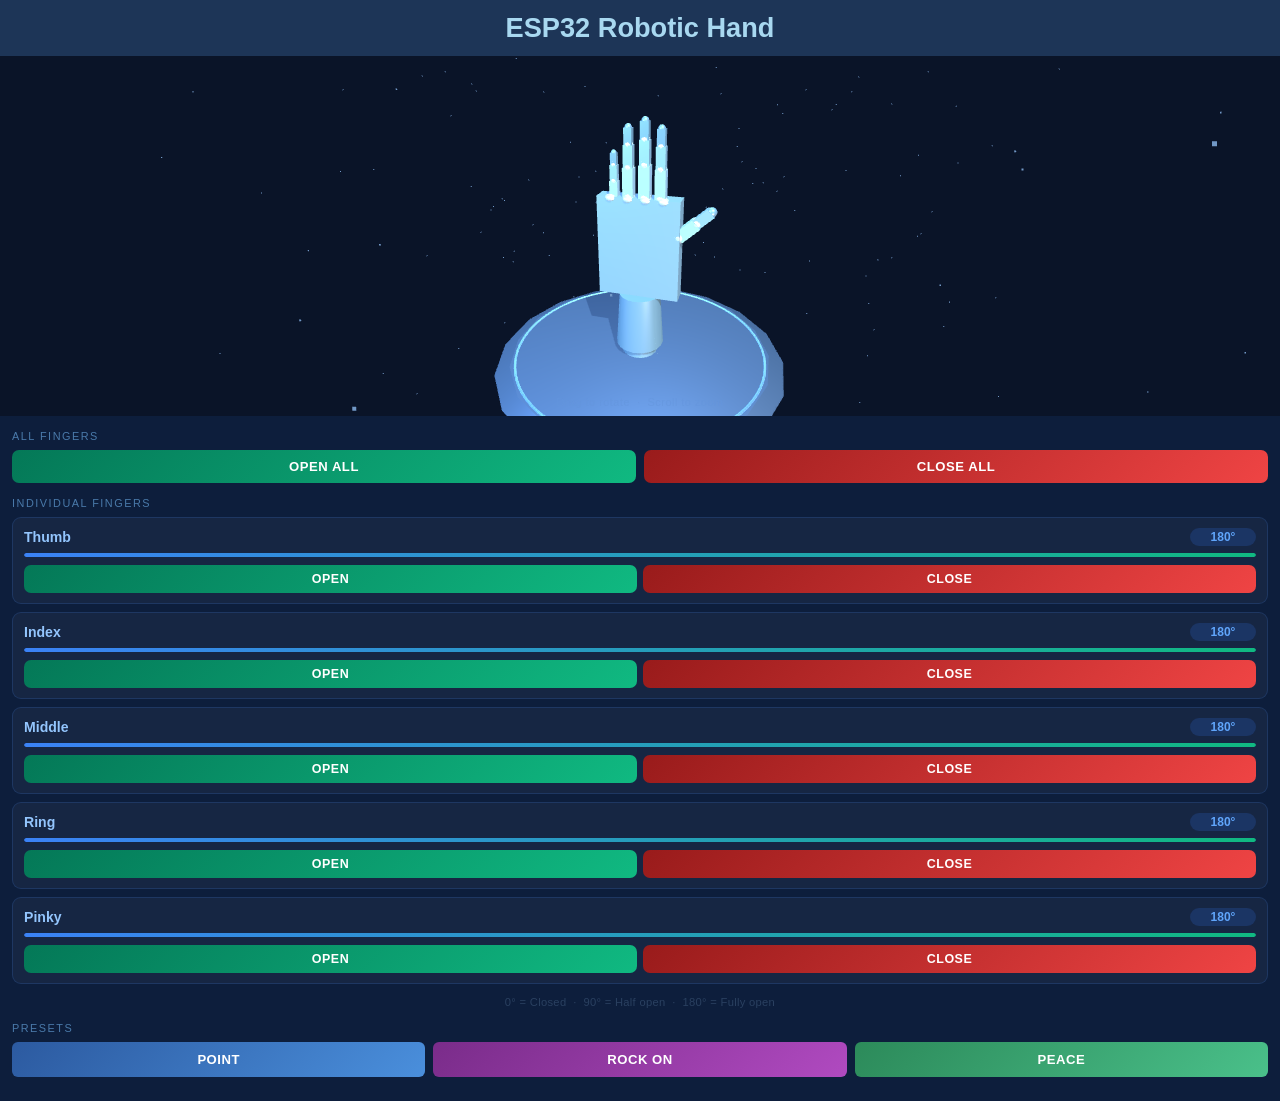
<file: udemy-esp32/main/webpage/index.html>
<!DOCTYPE html>
<html lang="en">
	<head>
		<meta charset="utf-8"/>
		<meta name="viewport" content="width=device-width, initial-scale=1.0, user-scalable=no">
		<meta name="apple-mobile-web-app-capable" content="yes" />
		<script src='jquery-3.3.1.min.js'></script>
		<!-- Three.js from CDN — the connecting device needs internet access for 3D rendering -->
		<script src="three.min.js"></script>
		<link rel="stylesheet" href="app.css">
		<script src="app.js"></script>
		<title>ESP32 Robotic Hand</title>
	</head>
	<body>
	<header>
		<h1>ESP32 Robotic Hand</h1>
	</header>

	<!-- ════════ Hand Control Tab ════════ -->
	<div id="tab-hand">

		<!-- 3-D viewport -->
		<div id="hand-viewport">
			<canvas id="hand-canvas"></canvas>
			<div id="hand-hint">Drag to rotate &nbsp;·&nbsp; Scroll to zoom</div>
		</div>

		<!-- Controls -->
		<div id="hand-controls">
			<div class="hand-section-label">All Fingers</div>
			<div class="hand-global-row">
				<button class="hbtn hbtn-open"  onclick="handOpenAll()">Open All</button>
				<button class="hbtn hbtn-close" onclick="handCloseAll()">Close All</button>
			</div>

			<div class="hand-section-label" style="margin-top:14px;">Individual Fingers</div>
			<div id="hand-finger-cards"></div>

			<div class="hand-legend">0° = Closed &nbsp;·&nbsp; 90° = Half open &nbsp;·&nbsp; 180° = Fully open</div>

			<!-- Presets -->
			<div class="hand-section-label" style="margin-top:14px;">Presets</div>
			<div class="hand-preset-row">
				<button class="hbtn hbtn-preset hbtn-point"  onclick="handPreset('point')">Point</button>
				<button class="hbtn hbtn-preset hbtn-rockon" onclick="handPreset('rockon')">Rock On</button>
				<button class="hbtn hbtn-preset hbtn-peace"  onclick="handPreset('peace')">Peace</button>
			</div>
			</div>
		</div>

	</div>

	</body>
</html>
</file>
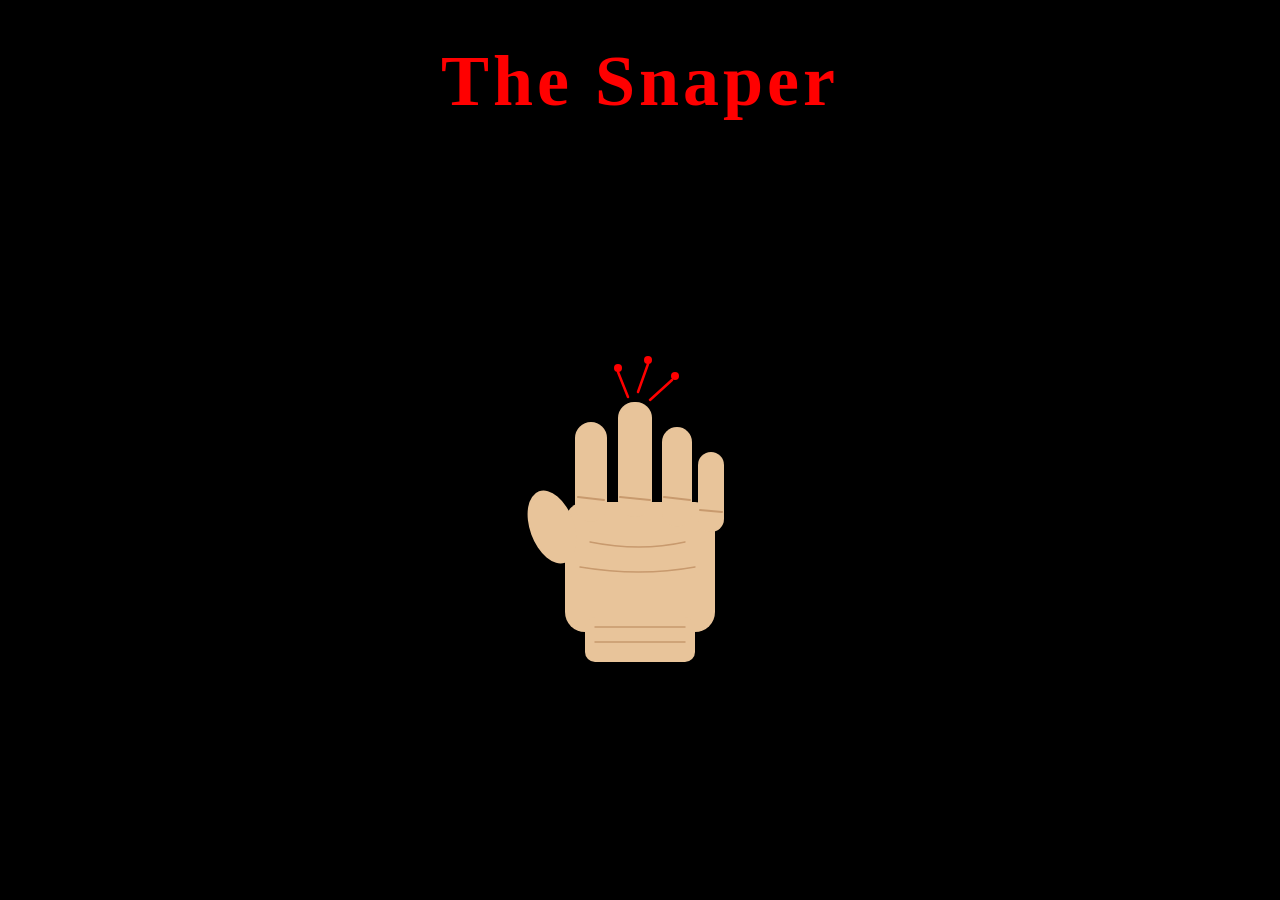
<file: udemy-esp32/main/webpage/snaper.html>
<!DOCTYPE html>
<html lang="en">
<head>
  <meta charset="UTF-8">
  <meta name="viewport" content="width=device-width, initial-scale=1.0">
  <title>The Snaper</title>
  <style>
    * { margin: 0; padding: 0; box-sizing: border-box; }
    body {
      background-color: black;
      height: 100vh;
      display: flex;
      flex-direction: column;
      align-items: center;
    }
    h1 {
      color: red;
      font-size: 72px;
      font-family: Georgia, serif;
      text-align: center;
      padding-top: 40px;
      letter-spacing: 4px;
    }
    .hand-container {
      flex: 1;
      display: flex;
      align-items: center;
      justify-content: center;
    }
  </style>
</head>
<body>
  <h1>The Snaper</h1>
  <div class="hand-container">
    <svg width="260" height="340" viewBox="0 0 260 340" xmlns="http://www.w3.org/2000/svg">
      <!-- Palm -->
      <rect x="55" y="160" width="150" height="130" rx="20" fill="#e8c49a"/>
      <!-- Thumb -->
      <ellipse cx="42" cy="185" rx="22" ry="38" fill="#e8c49a" transform="rotate(-20 42 185)"/>
      <!-- Index finger -->
      <rect x="65" y="80" width="32" height="100" rx="16" fill="#e8c49a"/>
      <!-- Middle finger (snapping - slightly bent/raised) -->
      <rect x="108" y="60" width="34" height="115" rx="16" fill="#e8c49a"/>
      <!-- Ring finger -->
      <rect x="152" y="85" width="30" height="100" rx="15" fill="#e8c49a"/>
      <!-- Pinky -->
      <rect x="188" y="110" width="26" height="80" rx="13" fill="#e8c49a"/>

      <!-- Finger knuckle lines -->
      <line x1="68" y1="155" x2="94" y2="158" stroke="#c89a6e" stroke-width="2" stroke-linecap="round"/>
      <line x1="110" y1="155" x2="140" y2="158" stroke="#c89a6e" stroke-width="2" stroke-linecap="round"/>
      <line x1="154" y1="155" x2="180" y2="158" stroke="#c89a6e" stroke-width="2" stroke-linecap="round"/>
      <line x1="190" y1="168" x2="212" y2="170" stroke="#c89a6e" stroke-width="2" stroke-linecap="round"/>

      <!-- Palm lines -->
      <path d="M 80 200 Q 130 210 175 200" stroke="#c89a6e" stroke-width="1.5" fill="none" stroke-linecap="round"/>
      <path d="M 70 225 Q 130 235 185 225" stroke="#c89a6e" stroke-width="1.5" fill="none" stroke-linecap="round"/>

      <!-- Snap sparkle lines -->
      <line x1="118" y1="55" x2="108" y2="30" stroke="red" stroke-width="2.5" stroke-linecap="round"/>
      <line x1="128" y1="50" x2="138" y2="22" stroke="red" stroke-width="2.5" stroke-linecap="round"/>
      <line x1="140" y1="58" x2="162" y2="38" stroke="red" stroke-width="2.5" stroke-linecap="round"/>
      <circle cx="108" cy="26" r="4" fill="red"/>
      <circle cx="138" cy="18" r="4" fill="red"/>
      <circle cx="165" cy="34" r="4" fill="red"/>

      <!-- Wrist -->
      <rect x="75" y="275" width="110" height="45" rx="10" fill="#e8c49a"/>
      <line x1="85" y1="285" x2="175" y2="285" stroke="#c89a6e" stroke-width="1.5" stroke-linecap="round"/>
      <line x1="85" y1="300" x2="175" y2="300" stroke="#c89a6e" stroke-width="1.5" stroke-linecap="round"/>
    </svg>
  </div>
</body>
</html>
</file>
<file: udemy-esp32/main/webpage/app.css>
body {
    background-color: #f1f1f1;
    font-family: HelveticaNeueRegular, HelveticaNeue-Regular, "Helvetica Neue Regular", HelveticaNeue, "Helvetica Neue", Helvetica, Arial;
    color: #0272B7;
    margin: 0;
}

h1 {
    display: block;
    text-align: center;
    margin: 0;
    padding: 10px;
    font-size: 1.7em;
    color: #1d3557;
}

h2 {
    font-size: 1.4em;
    color: #1d3557;
}

h3 {
    font-size: 1.2em;
    color: #1d3557;
}

h4 {
    font-size: 1em;
    color: #1d3557;
}

#latest_firmware, #latest_firmware_label {
    display: inline;
}
#latest_firmware {
    color: #1d3557;
}

.buttons {
    padding: 5px;
}

input[type="button"] {
    font-size: 12px;
    border: 0;
    line-height: 2;
    padding: 0 5px;
    text-align: center;
    color: #ffffff;
    text-shadow: 1px 1px 1px #000;
    border-radius: 10px;
    background-color: RGBA(106,125,144,0.35);
    background-image: linear-gradient(to top left,
                                      rgba(0,0,0,.2),
                                      rgba(0,0,0,.2) 30%,
                                      rgba(0,0,0,0));
    box-shadow: inset 2px 2px 3px rgba(255,255,255,.6),
                inset -2px -2px 3px rgba(0,0,0,.6);
}

input[type="button"]:hover {
    background-color: RGBA(112,164,222,0.68);
}

input[type="button"]:active {
    box-shadow: inset -2px -2px 3px rgba(255,255,255,.6),
                inset 2px 2px 3px rgba(0,0,0,.6);
}

/* ═══════════════════════════════════════════════
   TAB NAVIGATION
   ═══════════════════════════════════════════════ */
header {
    background: #1d3557;
}
header h1 {
    color: #a8d8f0;
    padding: 12px 10px;
}


/* ═══════════════════════════════════════════════
   HAND CONTROL TAB
   ═══════════════════════════════════════════════ */

/* 3-D viewport */
#hand-viewport {
    position: relative;
    width: 100%;
    height: 360px;
    background: #0a1428;
    overflow: hidden;
}

#hand-canvas {
    display: block;
    cursor: grab;
    width: 100%;
    height: 100%;
}
#hand-canvas:active { cursor: grabbing; }

#hand-hint {
    position: absolute;
    bottom: 8px;
    left: 0; right: 0;
    text-align: center;
    font-size: 0.68em;
    color: rgba(100,150,220,0.55);
    pointer-events: none;
    letter-spacing: 0.5px;
}

/* Controls panel */
#hand-controls {
    background: #0d1e3c;
    padding: 14px 12px 18px;
    color: #c0d8f0;
}

.hand-section-label {
    font-size: 0.68em;
    text-transform: uppercase;
    letter-spacing: 1.5px;
    color: #4a7aaa;
    margin-bottom: 8px;
    font-family: inherit;
}

/* Global open/close row */
.hand-global-row {
    display: flex;
    gap: 8px;
}

/* Shared hand button base */
.hbtn {
    flex: 1;
    padding: 9px 6px;
    border: none;
    border-radius: 7px;
    cursor: pointer;
    font-size: 0.82em;
    font-weight: 700;
    letter-spacing: 0.5px;
    text-transform: uppercase;
    font-family: inherit;
    transition: filter 0.15s, transform 0.1s;
}
.hbtn:hover  { filter: brightness(1.2);  transform: translateY(-1px); }
.hbtn:active { filter: brightness(0.88); transform: translateY(0); }

.hbtn-open  { background: linear-gradient(135deg, #047857, #10b981); color: #fff; }
.hbtn-close { background: linear-gradient(135deg, #991b1b, #ef4444); color: #fff; }

/* Finger cards */
.hfinger-card {
    background: rgba(255,255,255,0.04);
    border: 1px solid rgba(60,120,220,0.2);
    border-radius: 9px;
    padding: 10px 11px;
    margin-bottom: 8px;
    transition: border-color 0.2s;
}
.hfinger-card:hover { border-color: rgba(60,140,255,0.45); }

.hcard-header {
    display: flex;
    justify-content: space-between;
    align-items: center;
    margin-bottom: 7px;
}

.hfinger-label {
    font-size: 0.88em;
    font-weight: 600;
    color: #93c5fd;
}

.hangle-badge {
    font-size: 0.75em;
    font-weight: 700;
    color: #60a5fa;
    background: rgba(37,75,150,0.4);
    padding: 2px 9px;
    border-radius: 10px;
    min-width: 48px;
    text-align: center;
}

.hangle-bar {
    height: 4px;
    background: rgba(20,40,80,0.9);
    border-radius: 2px;
    margin-bottom: 8px;
    overflow: hidden;
}

.hangle-fill {
    height: 100%;
    background: linear-gradient(90deg, #3b82f6, #10b981);
    border-radius: 2px;
    transition: width 0.08s linear;
}

.hcard-btns {
    display: flex;
    gap: 6px;
}
.hcard-btns .hbtn {
    font-size: 0.78em;
    padding: 7px 6px;
}

.hand-legend {
    margin-top: 12px;
    text-align: center;
    font-size: 0.7em;
    color: #2a4060;
    letter-spacing: 0.3px;
}


/*
* Hand presets section 
*/
.hand-preset-row {
    display: grid;
    grid-template-columns: repeat(3, 1fr);
    gap: 8px;
    margin-bottom: 6px;
}

.hbtn-preset {
    color: #fff;
    font-weight: 600;
    border: none;
    border-radius: 6px;
    padding: 10px;
    cursor: pointer;
    transition: filter 0.15s;
}

.hbtn-point  { background: linear-gradient(135deg, #2c5aa0, #4a8fdc); }
.hbtn-rockon { background: linear-gradient(135deg, #7a2c8a, #b04ac0); }
.hbtn-peace  { background: linear-gradient(135deg, #2c8a5a, #4ac08a); }

.hbtn-preset:hover {
    filter: brightness(1.15);
}

.hbtn-preset:active {
    filter: brightness(0.9);
}
</file>
